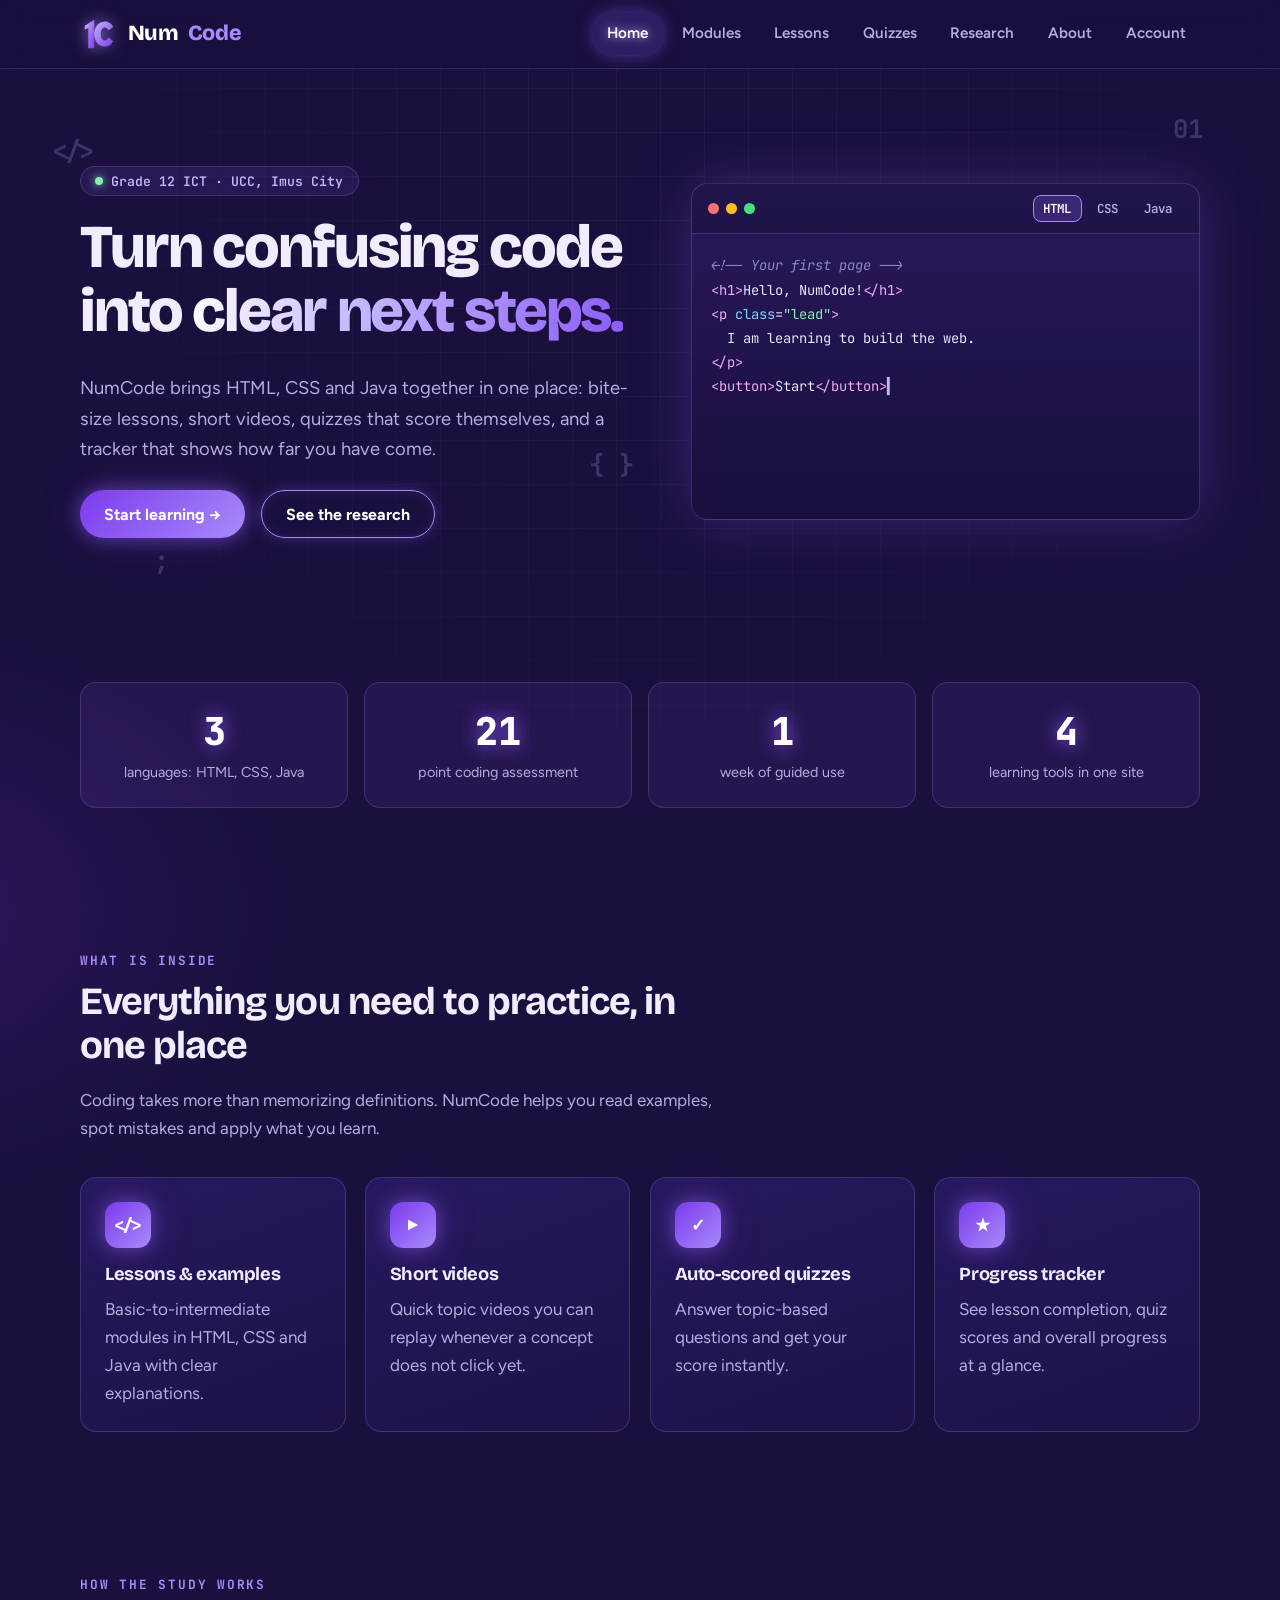
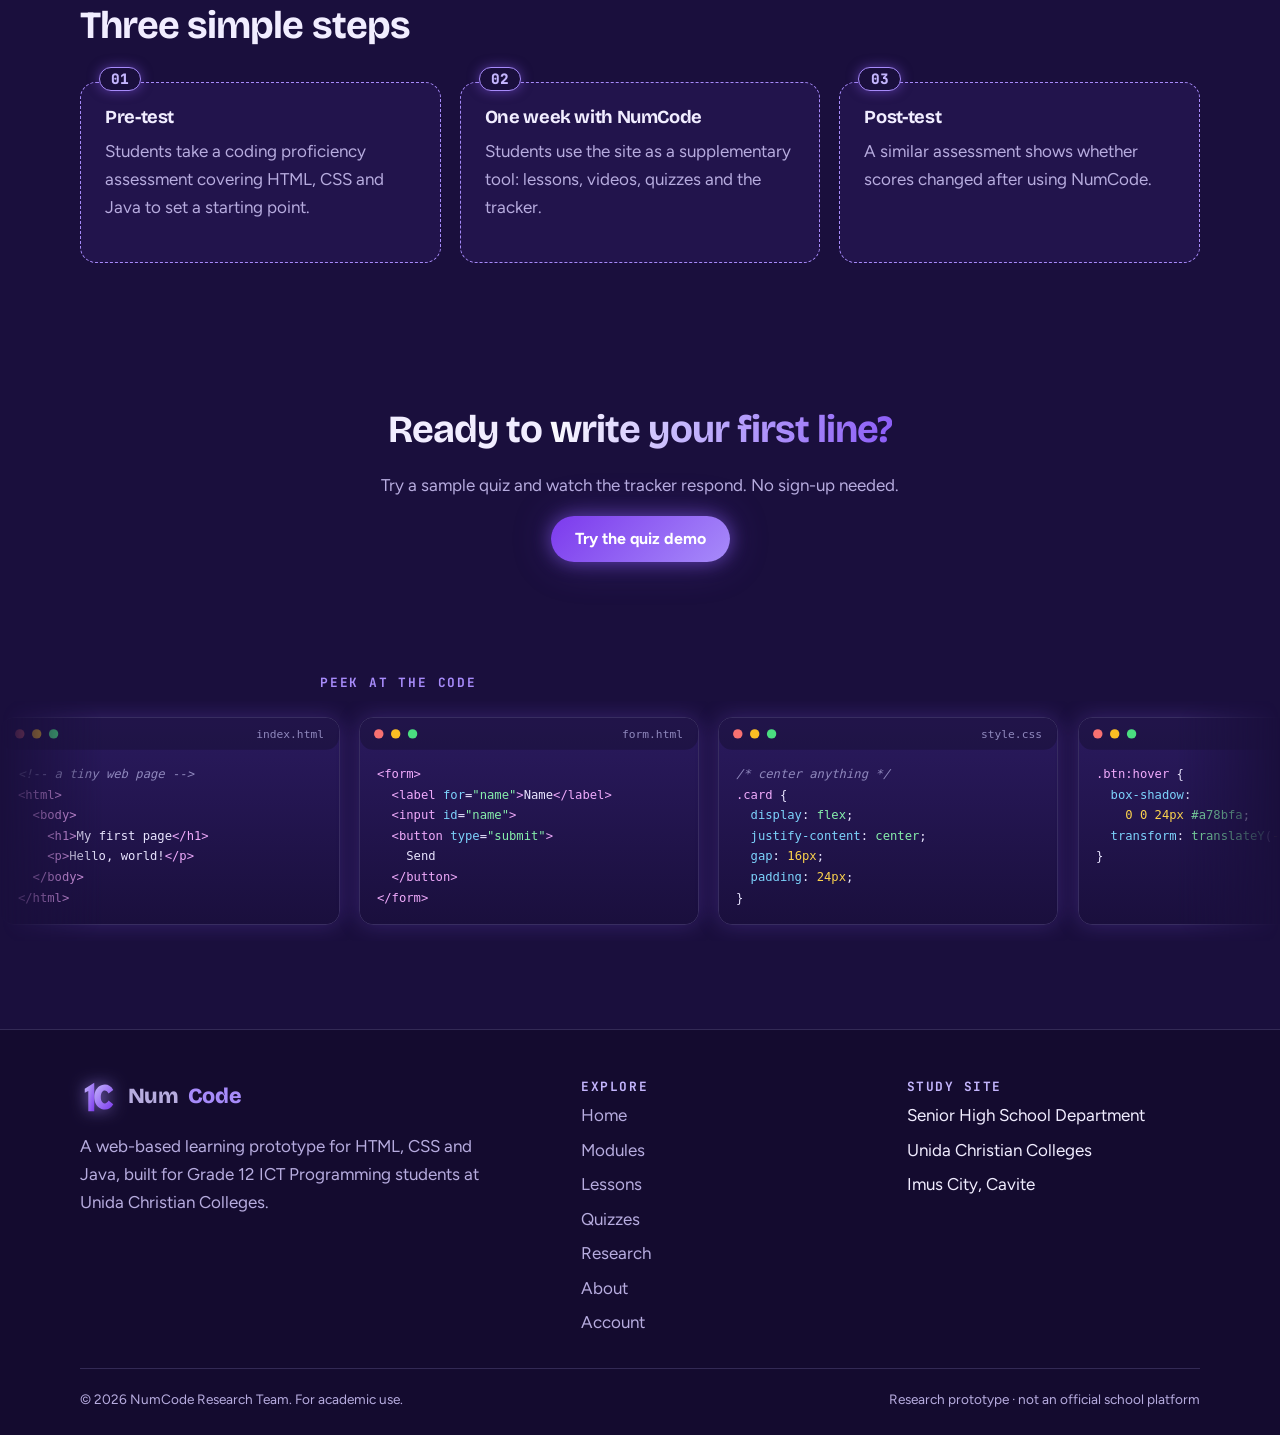
<file: index.html>
<!DOCTYPE html>
<html lang="en">
<head>
<meta charset="utf-8">
<meta name="viewport" content="width=device-width, initial-scale=1">
<title>NumCode — Learn HTML, CSS & Java</title>
<meta name="description" content="NumCode is a web-based learning prototype for HTML, CSS and Java: lessons, short videos, auto-scored quizzes and a progress tracker.">
<meta name="theme-color" content="#1a0f3d">
<link rel="icon" href="assets/logo.svg" type="image/svg+xml">
<link rel="preconnect" href="https://fonts.googleapis.com"><link rel="preconnect" href="https://fonts.gstatic.com" crossorigin><link rel="stylesheet" href="https://fonts.googleapis.com/css2?family=Bricolage+Grotesque:opsz,wght@12..96,500;12..96,700;12..96,800&family=Figtree:wght@400;500;700&family=JetBrains+Mono:wght@400;500&display=swap"><link rel="stylesheet" href="styles.css">
<script src="script.js" defer></script>
</head>
<body>
<a class="skip" href="#main">Skip to content</a>
<header class="site-header">
  <div class="wrap nav">
    <a class="brand" href="index.html" aria-label="NumCode home"><img src="assets/logo.svg" alt="" width="38" height="38">Num<span>Code</span></a>
    <button class="burger" aria-label="Toggle menu" aria-expanded="false" aria-controls="menu"><span></span></button>
    <ul class="nav-links" id="menu"><li><a href="index.html" aria-current="page">Home</a></li><li><a href="modules.html">Modules</a></li><li><a href="lessons.html">Lessons</a></li><li><a href="quiz.html">Quizzes</a></li><li><a href="research.html">Research</a></li><li><a href="about.html">About</a></li><li><a href="account.html">Account</a></li></ul>
  </div>
</header>
<main id="main">

<section class="hero">
  <span class="float-sym" aria-hidden="true">&lt;/&gt;</span><span class="float-sym" aria-hidden="true">{ }</span><span class="float-sym" aria-hidden="true">01</span><span class="float-sym" aria-hidden="true">;</span>
  <div class="wrap">
    <div>
      <span class="eyebrow"><i></i> Grade 12 ICT &middot; UCC, Imus City</span>
      <h1>Turn confusing code into <span class="grad">clear next steps.</span></h1>
      <p class="lead">NumCode brings HTML, CSS and Java together in one place: bite-size lessons, short videos, quizzes that score themselves, and a tracker that shows how far you have come.</p>
      <div class="cta-row">
        <a class="btn pulse" href="modules.html">Start learning &rarr;</a>
        <a class="btn btn-ghost" href="research.html">See the research</a>
      </div>
    </div>
    <div class="code-win reveal" aria-label="Animated code examples">
      <div class="code-bar"><i></i><i></i><i></i>
        <div class="tabs" role="tablist">
          <button class="tab" role="tab" data-lang="html" aria-selected="true">HTML</button>
          <button class="tab" role="tab" data-lang="css" aria-selected="false">CSS</button>
          <button class="tab" role="tab" data-lang="java" aria-selected="false">Java</button>
        </div>
      </div>
      <pre class="code" id="code"><span class="ln" style="animation-delay:0s">&lt;h1&gt;Hello, NumCode!&lt;/h1&gt;</span></pre>
    </div>
  </div>
</section>

<section>
  <div class="wrap stats reveal">
    <div class="stat"><b>3</b><span>languages: HTML, CSS, Java</span></div>
    <div class="stat"><b>21</b><span>point coding assessment</span></div>
    <div class="stat"><b>1</b><span>week of guided use</span></div>
    <div class="stat"><b>4</b><span>learning tools in one site</span></div>
  </div>
</section>

<section>
  <div class="wrap">
    <div class="section-head reveal"><p class="kicker">What is inside</p><h2>Everything you need to practice, in one place</h2><p>Coding takes more than memorizing definitions. NumCode helps you read examples, spot mistakes and apply what you learn.</p></div>
    <div class="grid g4">
      <article class="card reveal"><div class="icon">&lt;/&gt;</div><h3>Lessons &amp; examples</h3><p>Basic-to-intermediate modules in HTML, CSS and Java with clear explanations.</p></article>
      <article class="card reveal"><div class="icon">&#9654;</div><h3>Short videos</h3><p>Quick topic videos you can replay whenever a concept does not click yet.</p></article>
      <article class="card reveal"><div class="icon">&#10003;</div><h3>Auto-scored quizzes</h3><p>Answer topic-based questions and get your score instantly.</p></article>
      <article class="card reveal"><div class="icon">&#9733;</div><h3>Progress tracker</h3><p>See lesson completion, quiz scores and overall progress at a glance.</p></article>
    </div>
  </div>
</section>

<section>
  <div class="wrap">
    <div class="section-head reveal"><p class="kicker">How the study works</p><h2>Three simple steps</h2></div>
    <div class="steps">
      <div class="step reveal"><h3>Pre-test</h3><p>Students take a coding proficiency assessment covering HTML, CSS and Java to set a starting point.</p></div>
      <div class="step reveal"><h3>One week with NumCode</h3><p>Students use the site as a supplementary tool: lessons, videos, quizzes and the tracker.</p></div>
      <div class="step reveal"><h3>Post-test</h3><p>A similar assessment shows whether scores changed after using NumCode.</p></div>
    </div>
  </div>
</section>

<section>
  <div class="wrap reveal" style="text-align:center">
    <h2>Ready to <span class="grad">write your first line?</span></h2>
    <p style="margin-inline:auto;max-width:52ch">Try a sample quiz and watch the tracker respond. No sign-up needed.</p>
    <a class="btn pulse" href="modules.html#demo">Try the quiz demo</a>
  </div>
</section>

<section class="marquee-sec" aria-label="Code examples">
  <div class="wrap section-head" style="margin-bottom:.5rem"><p class="kicker">Peek at the code</p></div>
  <div class="marquee"><div class="track"><img src="assets/snippets/html-page.svg" alt="index.html code example" width="360" height="220" loading="lazy" decoding="async"><img src="assets/snippets/html-form.svg" alt="form.html code example" width="360" height="220" loading="lazy" decoding="async"><img src="assets/snippets/css-flex.svg" alt="style.css code example" width="360" height="220" loading="lazy" decoding="async"><img src="assets/snippets/css-glow.svg" alt="glow.css code example" width="360" height="220" loading="lazy" decoding="async"><img src="assets/snippets/java-hello.svg" alt="Main.java code example" width="360" height="220" loading="lazy" decoding="async"><img src="assets/snippets/java-loop.svg" alt="Loop.java code example" width="360" height="220" loading="lazy" decoding="async"></div></div>
</section>
</main>
<footer class="site-footer">
  <div class="wrap">
    <div class="foot">
      <div>
        <a class="brand" href="index.html"><img src="assets/logo.svg" alt="" width="38" height="38">Num<span>Code</span></a>
        <p style="margin-top:1rem;max-width:38ch">A web-based learning prototype for HTML, CSS and Java, built for Grade 12 ICT Programming students at Unida Christian Colleges.</p>
      </div>
      <div><h3>Explore</h3><ul><li><a href="index.html">Home</a></li><li><a href="modules.html">Modules</a></li><li><a href="lessons.html">Lessons</a></li><li><a href="quiz.html">Quizzes</a></li><li><a href="research.html">Research</a></li><li><a href="about.html">About</a></li><li><a href="account.html">Account</a></li></ul></div>
      <div><h3>Study site</h3><ul><li>Senior High School Department</li><li>Unida Christian Colleges</li><li>Imus City, Cavite</li></ul></div>
    </div>
    <div class="copy"><span>&copy; <span id="year">2026</span> NumCode Research Team. For academic use.</span><span>Research prototype &middot; not an official school platform</span></div>
  </div>
</footer>
</body>
</html>
</file>
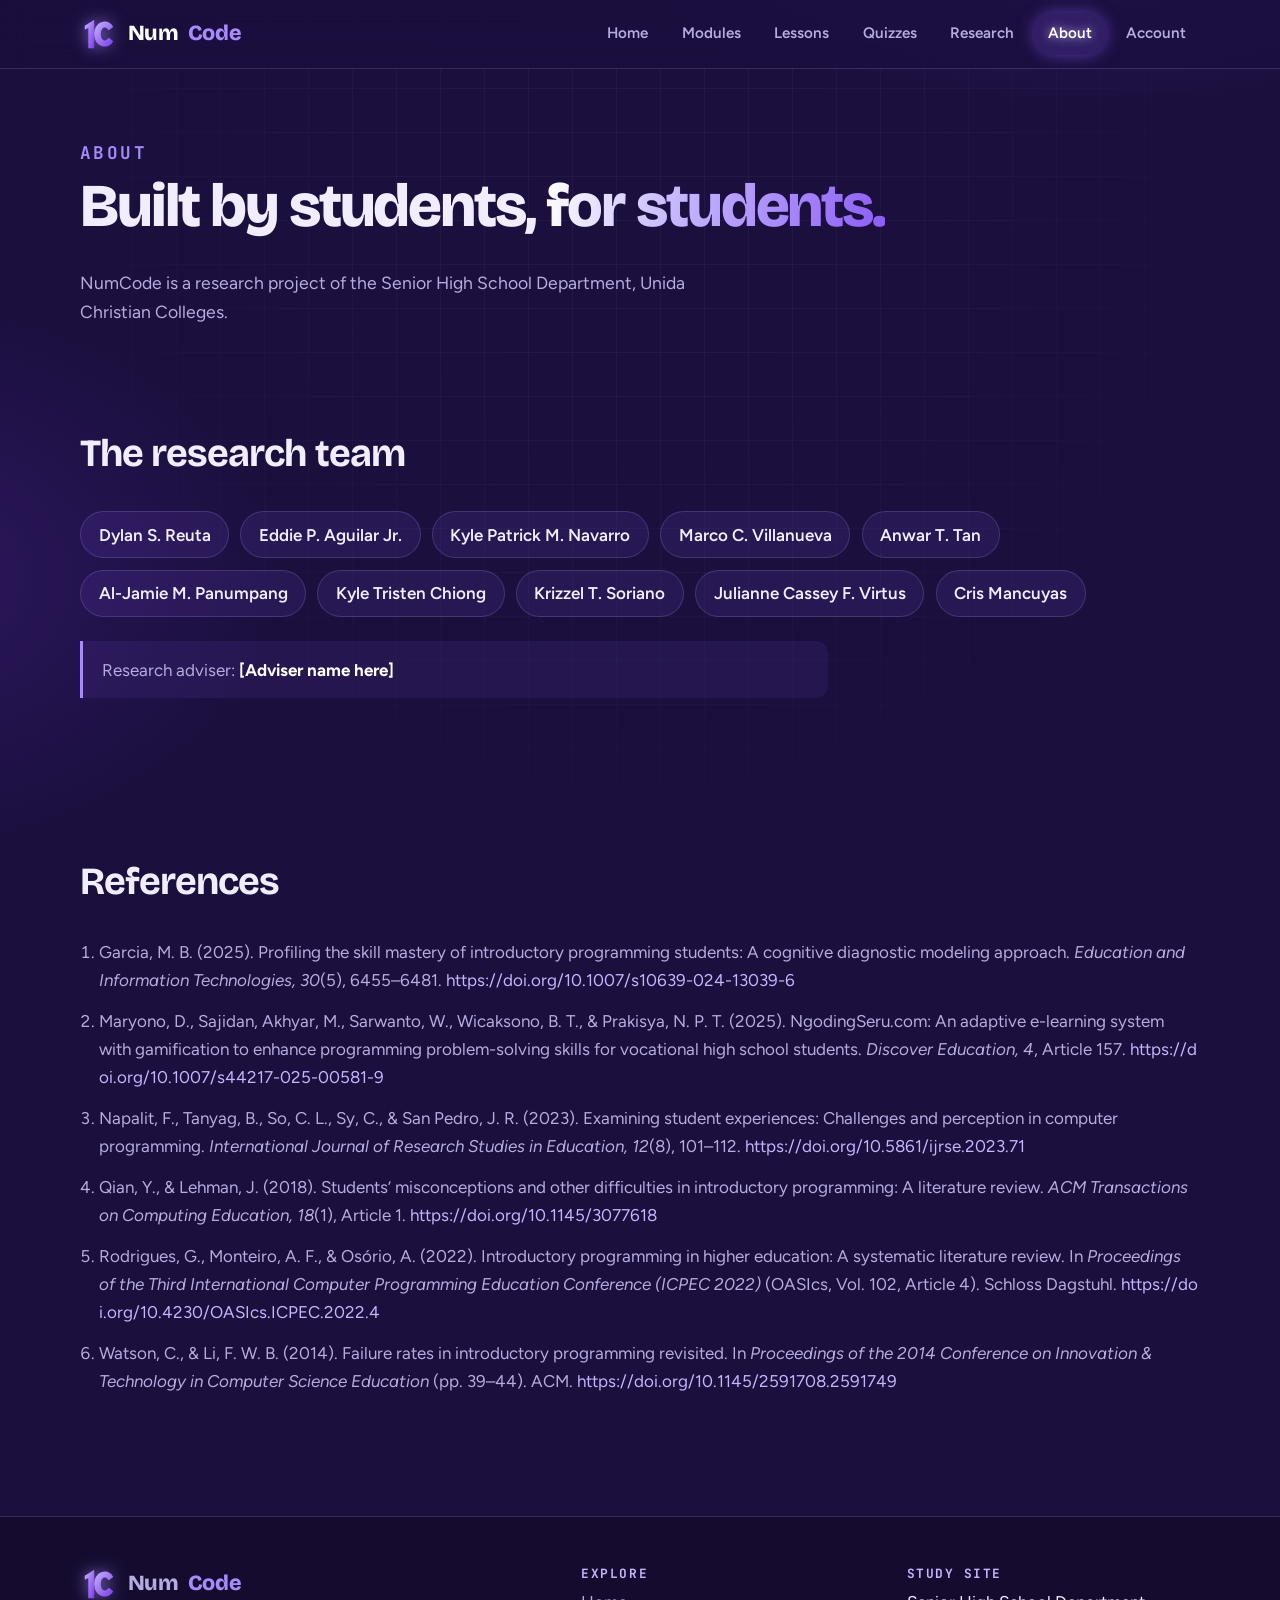
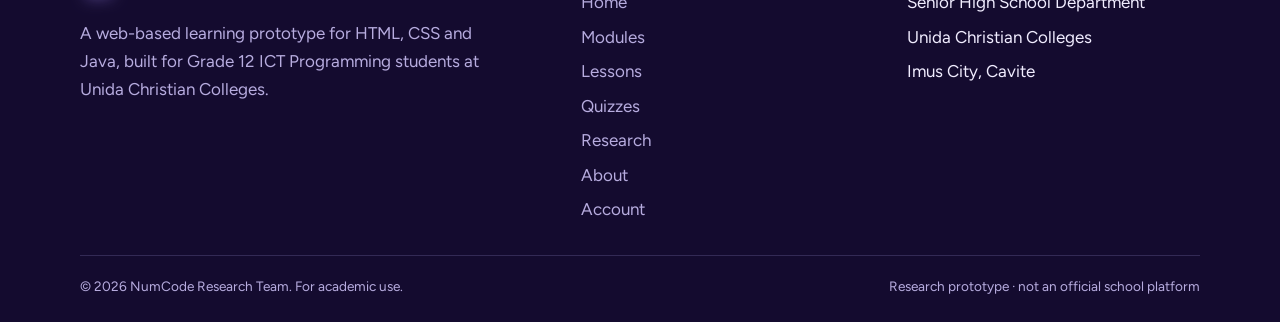
<file: about.html>
<!DOCTYPE html>
<html lang="en">
<head>
<meta charset="utf-8">
<meta name="viewport" content="width=device-width, initial-scale=1">
<title>About — NumCode</title>
<meta name="description" content="Meet the NumCode research team and see the references behind the study.">
<meta name="theme-color" content="#1a0f3d">
<link rel="icon" href="assets/logo.svg" type="image/svg+xml">
<link rel="preconnect" href="https://fonts.googleapis.com"><link rel="preconnect" href="https://fonts.gstatic.com" crossorigin><link rel="stylesheet" href="https://fonts.googleapis.com/css2?family=Bricolage+Grotesque:opsz,wght@12..96,500;12..96,700;12..96,800&family=Figtree:wght@400;500;700&family=JetBrains+Mono:wght@400;500&display=swap"><link rel="stylesheet" href="styles.css">
<script src="script.js" defer></script>
</head>
<body>
<a class="skip" href="#main">Skip to content</a>
<header class="site-header">
  <div class="wrap nav">
    <a class="brand" href="index.html" aria-label="NumCode home"><img src="assets/logo.svg" alt="" width="38" height="38">Num<span>Code</span></a>
    <button class="burger" aria-label="Toggle menu" aria-expanded="false" aria-controls="menu"><span></span></button>
    <ul class="nav-links" id="menu"><li><a href="index.html">Home</a></li><li><a href="modules.html">Modules</a></li><li><a href="lessons.html">Lessons</a></li><li><a href="quiz.html">Quizzes</a></li><li><a href="research.html">Research</a></li><li><a href="about.html" aria-current="page">About</a></li><li><a href="account.html">Account</a></li></ul>
  </div>
</header>
<main id="main">

<div class="wrap page-hero reveal">
  <p class="kicker">About</p>
  <h1>Built by students, <span class="grad">for students.</span></h1>
  <p>NumCode is a research project of the Senior High School Department, Unida Christian Colleges.</p>
</div>

<section>
  <div class="wrap">
    <div class="section-head reveal"><h2>The research team</h2></div>
    <ul class="people reveal">
      <li>Dylan S. Reuta</li><li>Eddie P. Aguilar Jr.</li><li>Kyle Patrick M. Navarro</li><li>Marco C. Villanueva</li><li>Anwar T. Tan</li>
      <li>Al-Jamie M. Panumpang</li><li>Kyle Tristen Chiong</li><li>Krizzel T. Soriano</li><li>Julianne Cassey F. Virtus</li><li>Cris Mancuyas</li>
    </ul>
    <p class="note reveal" style="margin-top:1.5rem">Research adviser: <b style="color:#fff">[Adviser name here]</b></p>
  </div>
</section>

<section>
  <div class="wrap">
    <div class="section-head reveal"><h2>References</h2></div>
    <ol class="refs reveal">
      <li>Garcia, M. B. (2025). Profiling the skill mastery of introductory programming students: A cognitive diagnostic modeling approach. <i>Education and Information Technologies, 30</i>(5), 6455&ndash;6481. <a href="https://doi.org/10.1007/s10639-024-13039-6">https://doi.org/10.1007/s10639-024-13039-6</a></li>
      <li>Maryono, D., Sajidan, Akhyar, M., Sarwanto, W., Wicaksono, B. T., &amp; Prakisya, N. P. T. (2025). NgodingSeru.com: An adaptive e-learning system with gamification to enhance programming problem-solving skills for vocational high school students. <i>Discover Education, 4</i>, Article 157. <a href="https://doi.org/10.1007/s44217-025-00581-9">https://doi.org/10.1007/s44217-025-00581-9</a></li>
      <li>Napalit, F., Tanyag, B., So, C. L., Sy, C., &amp; San Pedro, J. R. (2023). Examining student experiences: Challenges and perception in computer programming. <i>International Journal of Research Studies in Education, 12</i>(8), 101&ndash;112. <a href="https://doi.org/10.5861/ijrse.2023.71">https://doi.org/10.5861/ijrse.2023.71</a></li>
      <li>Qian, Y., &amp; Lehman, J. (2018). Students&rsquo; misconceptions and other difficulties in introductory programming: A literature review. <i>ACM Transactions on Computing Education, 18</i>(1), Article 1. <a href="https://doi.org/10.1145/3077618">https://doi.org/10.1145/3077618</a></li>
      <li>Rodrigues, G., Monteiro, A. F., &amp; Os&oacute;rio, A. (2022). Introductory programming in higher education: A systematic literature review. In <i>Proceedings of the Third International Computer Programming Education Conference (ICPEC 2022)</i> (OASIcs, Vol. 102, Article 4). Schloss Dagstuhl. <a href="https://doi.org/10.4230/OASIcs.ICPEC.2022.4">https://doi.org/10.4230/OASIcs.ICPEC.2022.4</a></li>
      <li>Watson, C., &amp; Li, F. W. B. (2014). Failure rates in introductory programming revisited. In <i>Proceedings of the 2014 Conference on Innovation &amp; Technology in Computer Science Education</i> (pp. 39&ndash;44). ACM. <a href="https://doi.org/10.1145/2591708.2591749">https://doi.org/10.1145/2591708.2591749</a></li>
    </ol>
  </div>
</section>
</main>
<footer class="site-footer">
  <div class="wrap">
    <div class="foot">
      <div>
        <a class="brand" href="index.html"><img src="assets/logo.svg" alt="" width="38" height="38">Num<span>Code</span></a>
        <p style="margin-top:1rem;max-width:38ch">A web-based learning prototype for HTML, CSS and Java, built for Grade 12 ICT Programming students at Unida Christian Colleges.</p>
      </div>
      <div><h3>Explore</h3><ul><li><a href="index.html">Home</a></li><li><a href="modules.html">Modules</a></li><li><a href="lessons.html">Lessons</a></li><li><a href="quiz.html">Quizzes</a></li><li><a href="research.html">Research</a></li><li><a href="about.html">About</a></li><li><a href="account.html">Account</a></li></ul></div>
      <div><h3>Study site</h3><ul><li>Senior High School Department</li><li>Unida Christian Colleges</li><li>Imus City, Cavite</li></ul></div>
    </div>
    <div class="copy"><span>&copy; <span id="year">2026</span> NumCode Research Team. For academic use.</span><span>Research prototype &middot; not an official school platform</span></div>
  </div>
</footer>
</body>
</html>
</file>
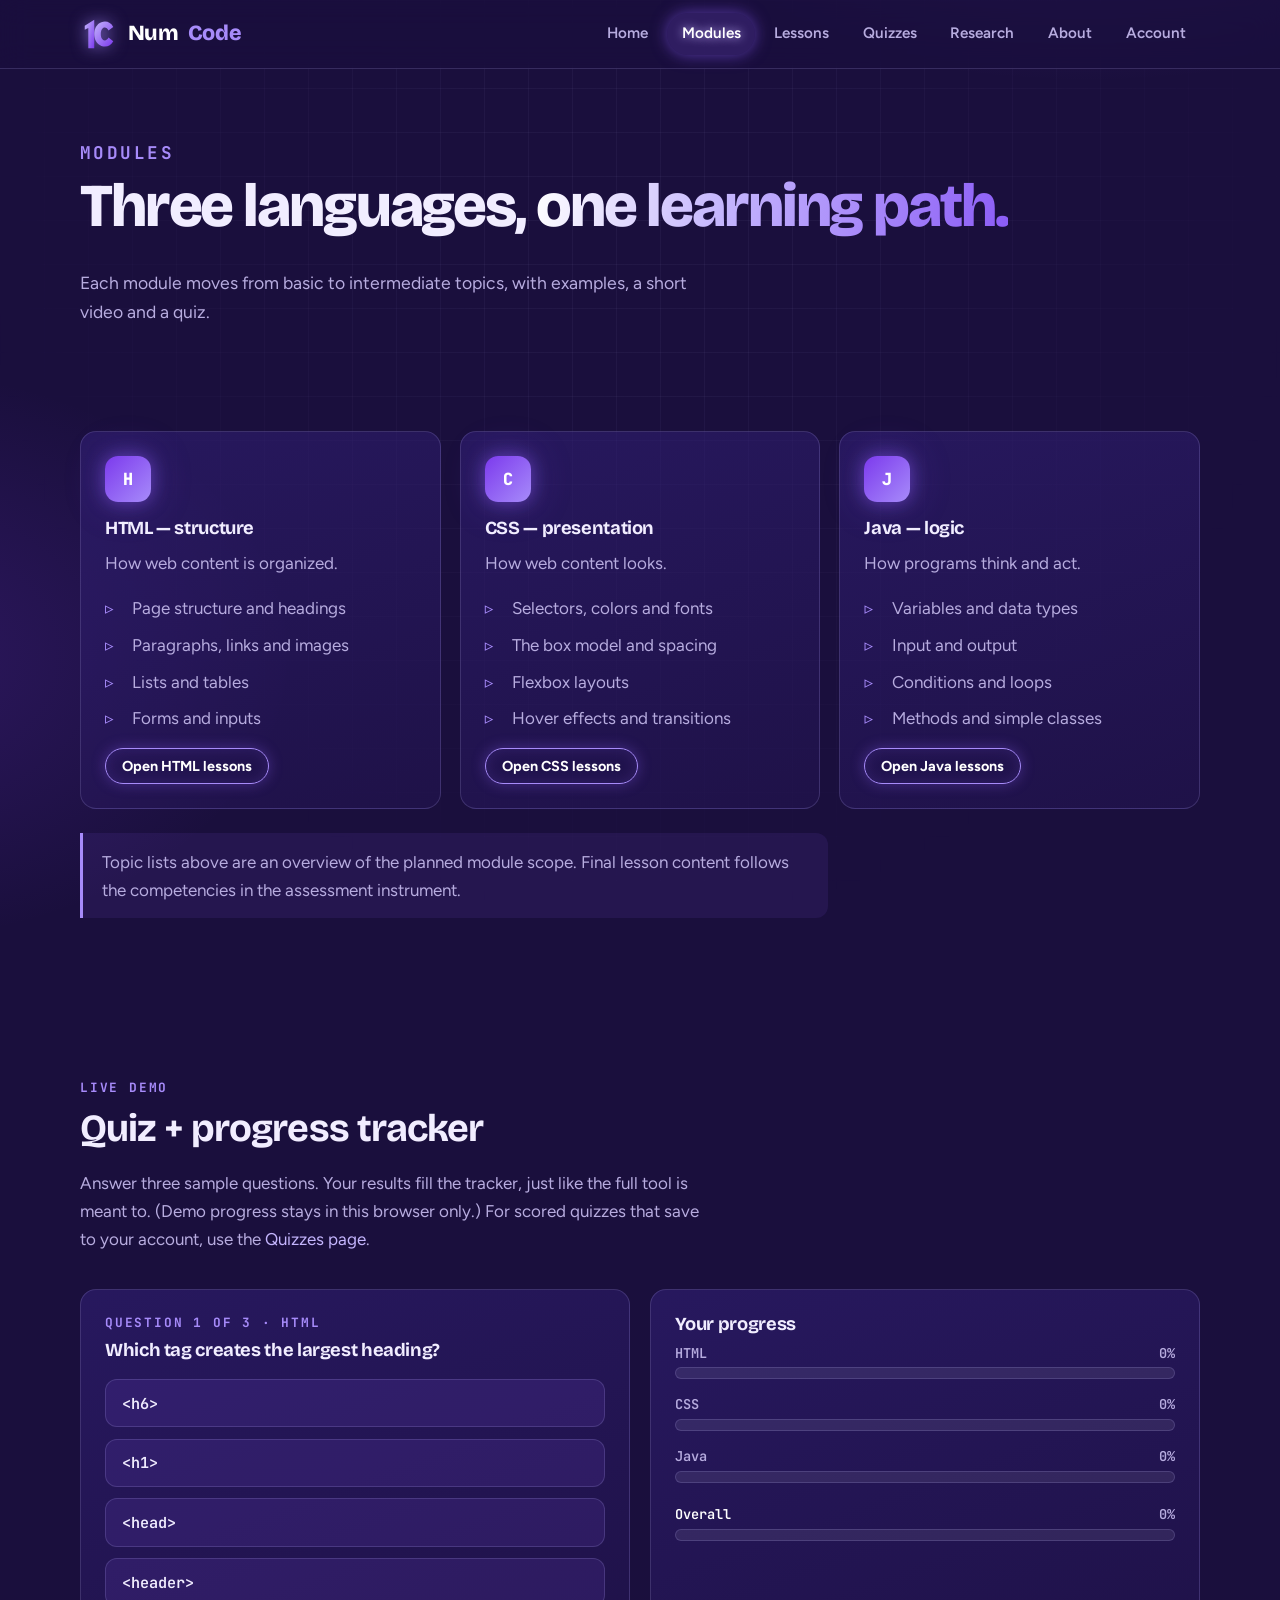
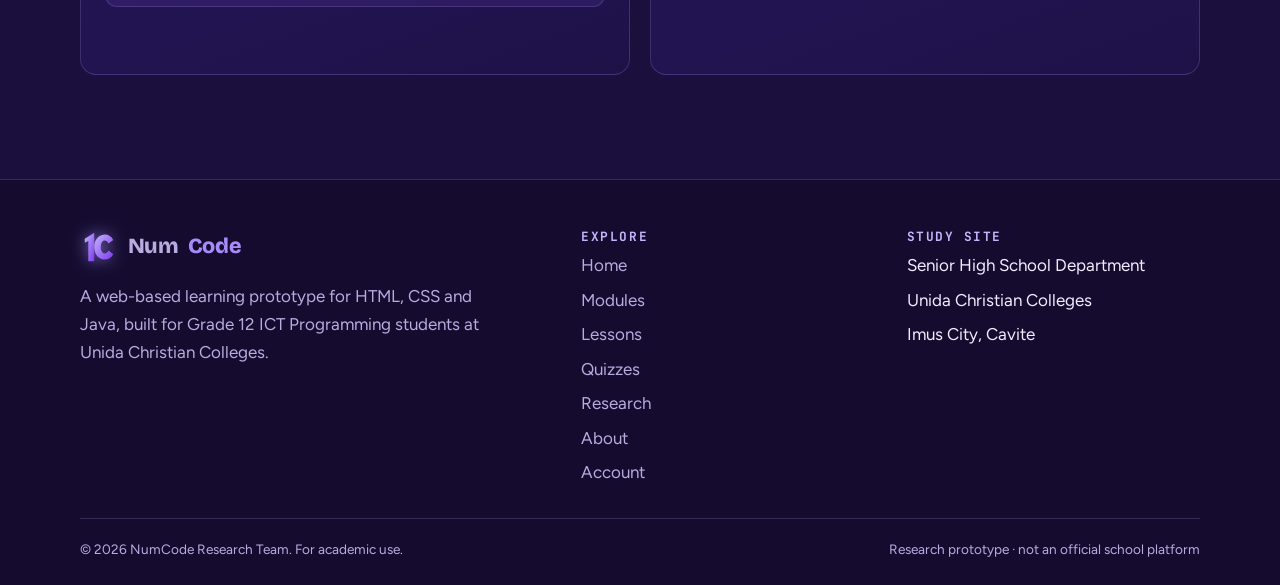
<file: modules.html>
<!DOCTYPE html>
<html lang="en">
<head>
<meta charset="utf-8">
<meta name="viewport" content="width=device-width, initial-scale=1">
<title>Modules — NumCode</title>
<meta name="description" content="Explore NumCode's HTML, CSS and Java modules and try the sample quiz with an auto-updating progress tracker.">
<meta name="theme-color" content="#1a0f3d">
<link rel="icon" href="assets/logo.svg" type="image/svg+xml">
<link rel="preconnect" href="https://fonts.googleapis.com"><link rel="preconnect" href="https://fonts.gstatic.com" crossorigin><link rel="stylesheet" href="https://fonts.googleapis.com/css2?family=Bricolage+Grotesque:opsz,wght@12..96,500;12..96,700;12..96,800&family=Figtree:wght@400;500;700&family=JetBrains+Mono:wght@400;500&display=swap"><link rel="stylesheet" href="styles.css">
<script src="script.js" defer></script>
</head>
<body>
<a class="skip" href="#main">Skip to content</a>
<header class="site-header">
  <div class="wrap nav">
    <a class="brand" href="index.html" aria-label="NumCode home"><img src="assets/logo.svg" alt="" width="38" height="38">Num<span>Code</span></a>
    <button class="burger" aria-label="Toggle menu" aria-expanded="false" aria-controls="menu"><span></span></button>
    <ul class="nav-links" id="menu"><li><a href="index.html">Home</a></li><li><a href="modules.html" aria-current="page">Modules</a></li><li><a href="lessons.html">Lessons</a></li><li><a href="quiz.html">Quizzes</a></li><li><a href="research.html">Research</a></li><li><a href="about.html">About</a></li><li><a href="account.html">Account</a></li></ul>
  </div>
</header>
<main id="main">

<div class="wrap page-hero reveal">
  <p class="kicker">Modules</p>
  <h1>Three languages, <span class="grad">one learning path.</span></h1>
  <p>Each module moves from basic to intermediate topics, with examples, a short video and a quiz.</p>
</div>

<section>
  <div class="wrap grid g3">
    <article class="card reveal"><div class="icon">H</div><h3>HTML — structure</h3><p>How web content is organized.</p>
      <ul class="checks"><li>Page structure and headings</li><li>Paragraphs, links and images</li><li>Lists and tables</li><li>Forms and inputs</li></ul><a class="btn btn-ghost sm" style="margin-top:1rem" href="lessons.html#html">Open HTML lessons</a></article>
    <article class="card reveal"><div class="icon">C</div><h3>CSS — presentation</h3><p>How web content looks.</p>
      <ul class="checks"><li>Selectors, colors and fonts</li><li>The box model and spacing</li><li>Flexbox layouts</li><li>Hover effects and transitions</li></ul><a class="btn btn-ghost sm" style="margin-top:1rem" href="lessons.html#css">Open CSS lessons</a></article>
    <article class="card reveal"><div class="icon">J</div><h3>Java — logic</h3><p>How programs think and act.</p>
      <ul class="checks"><li>Variables and data types</li><li>Input and output</li><li>Conditions and loops</li><li>Methods and simple classes</li></ul><a class="btn btn-ghost sm" style="margin-top:1rem" href="lessons.html#java">Open Java lessons</a></article>
  </div>
  <div class="wrap" style="margin-top:1.5rem"><p class="note">Topic lists above are an overview of the planned module scope. Final lesson content follows the competencies in the assessment instrument.</p></div>
</section>

<section id="demo">
  <div class="wrap">
    <div class="section-head reveal"><p class="kicker">Live demo</p><h2>Quiz + progress tracker</h2><p>Answer three sample questions. Your results fill the tracker, just like the full tool is meant to. (Demo progress stays in this browser only.) For scored quizzes that save to your account, use the <a href="quiz.html">Quizzes page</a>.</p></div>
    <div class="grid g2">
      <div class="card quiz reveal" id="quiz"><p class="kicker" id="quiz-step">Question 1</p><div id="quiz-body"></div></div>
      <div class="card reveal">
        <h3>Your progress</h3>
        <div class="track-row"><div><span>HTML</span><span id="pct-html">0%</span></div><div class="bar"><i id="bar-html"></i></div></div>
        <div class="track-row"><div><span>CSS</span><span id="pct-css">0%</span></div><div class="bar"><i id="bar-css"></i></div></div>
        <div class="track-row"><div><span>Java</span><span id="pct-java">0%</span></div><div class="bar"><i id="bar-java"></i></div></div>
        <div class="track-row" style="margin-top:1.4rem"><div><span style="color:#fff">Overall</span><span id="pct-all">0%</span></div><div class="bar"><i id="bar-all"></i></div></div>
      </div>
    </div>
  </div>
</section>
</main>
<footer class="site-footer">
  <div class="wrap">
    <div class="foot">
      <div>
        <a class="brand" href="index.html"><img src="assets/logo.svg" alt="" width="38" height="38">Num<span>Code</span></a>
        <p style="margin-top:1rem;max-width:38ch">A web-based learning prototype for HTML, CSS and Java, built for Grade 12 ICT Programming students at Unida Christian Colleges.</p>
      </div>
      <div><h3>Explore</h3><ul><li><a href="index.html">Home</a></li><li><a href="modules.html">Modules</a></li><li><a href="lessons.html">Lessons</a></li><li><a href="quiz.html">Quizzes</a></li><li><a href="research.html">Research</a></li><li><a href="about.html">About</a></li><li><a href="account.html">Account</a></li></ul></div>
      <div><h3>Study site</h3><ul><li>Senior High School Department</li><li>Unida Christian Colleges</li><li>Imus City, Cavite</li></ul></div>
    </div>
    <div class="copy"><span>&copy; <span id="year">2026</span> NumCode Research Team. For academic use.</span><span>Research prototype &middot; not an official school platform</span></div>
  </div>
</footer>
</body>
</html>
</file>
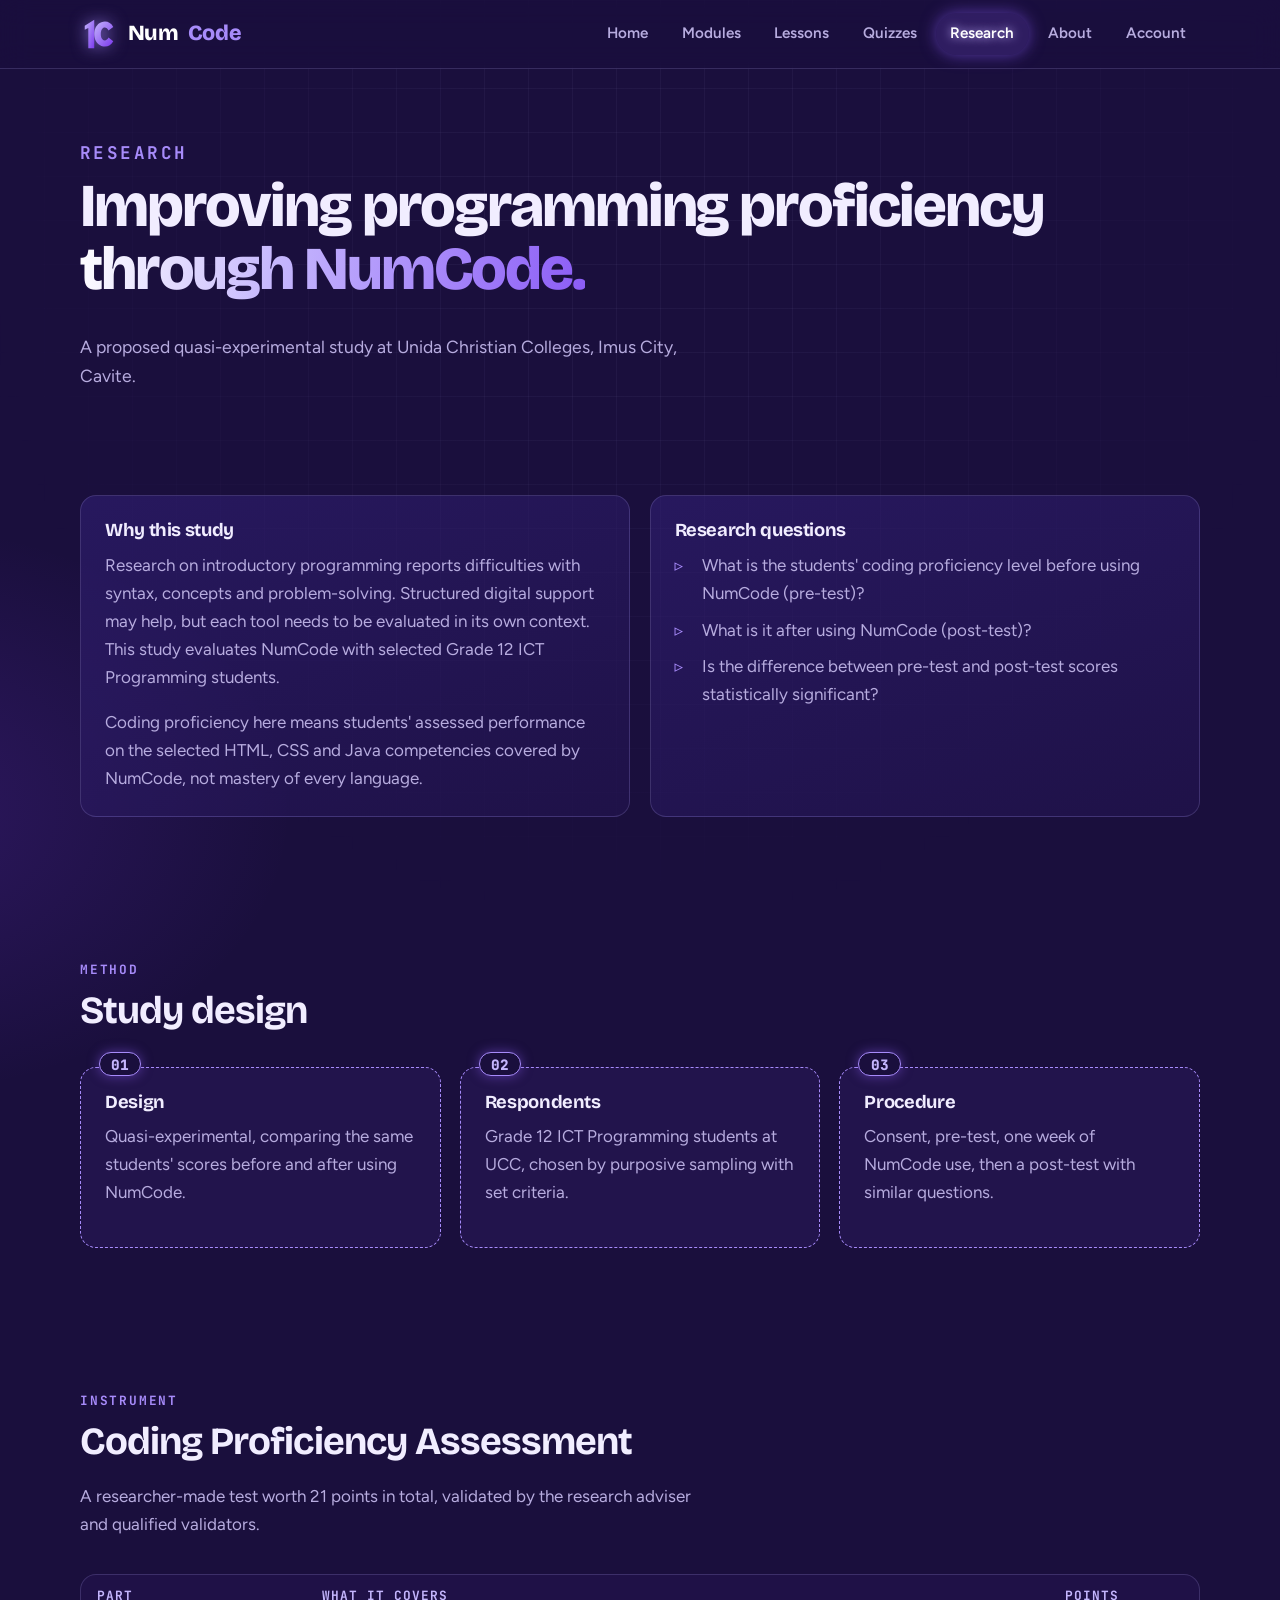
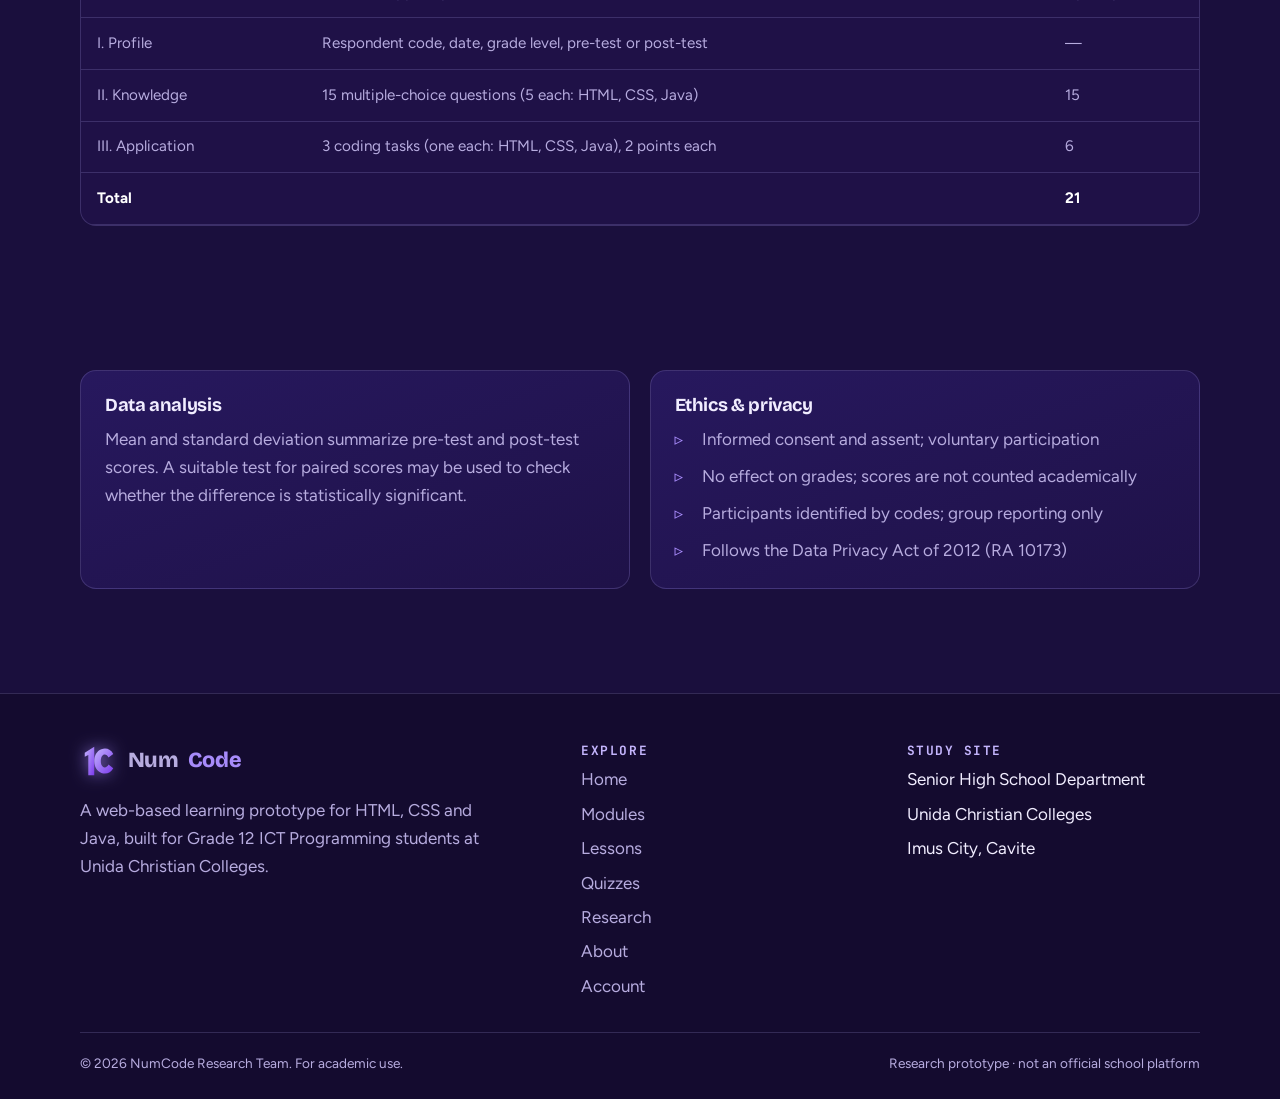
<file: research.html>
<!DOCTYPE html>
<html lang="en">
<head>
<meta charset="utf-8">
<meta name="viewport" content="width=device-width, initial-scale=1">
<title>Research — NumCode</title>
<meta name="description" content="The study behind NumCode: problem, design, instrument, procedure, ethics and data analysis.">
<meta name="theme-color" content="#1a0f3d">
<link rel="icon" href="assets/logo.svg" type="image/svg+xml">
<link rel="preconnect" href="https://fonts.googleapis.com"><link rel="preconnect" href="https://fonts.gstatic.com" crossorigin><link rel="stylesheet" href="https://fonts.googleapis.com/css2?family=Bricolage+Grotesque:opsz,wght@12..96,500;12..96,700;12..96,800&family=Figtree:wght@400;500;700&family=JetBrains+Mono:wght@400;500&display=swap"><link rel="stylesheet" href="styles.css">
<script src="script.js" defer></script>
</head>
<body>
<a class="skip" href="#main">Skip to content</a>
<header class="site-header">
  <div class="wrap nav">
    <a class="brand" href="index.html" aria-label="NumCode home"><img src="assets/logo.svg" alt="" width="38" height="38">Num<span>Code</span></a>
    <button class="burger" aria-label="Toggle menu" aria-expanded="false" aria-controls="menu"><span></span></button>
    <ul class="nav-links" id="menu"><li><a href="index.html">Home</a></li><li><a href="modules.html">Modules</a></li><li><a href="lessons.html">Lessons</a></li><li><a href="quiz.html">Quizzes</a></li><li><a href="research.html" aria-current="page">Research</a></li><li><a href="about.html">About</a></li><li><a href="account.html">Account</a></li></ul>
  </div>
</header>
<main id="main">

<div class="wrap page-hero reveal">
  <p class="kicker">Research</p>
  <h1>Improving programming proficiency <span class="grad">through NumCode.</span></h1>
  <p>A proposed quasi-experimental study at Unida Christian Colleges, Imus City, Cavite.</p>
</div>

<section>
  <div class="wrap grid g2">
    <article class="card reveal"><h3>Why this study</h3>
      <p>Research on introductory programming reports difficulties with syntax, concepts and problem-solving. Structured digital support may help, but each tool needs to be evaluated in its own context. This study evaluates NumCode with selected Grade 12 ICT Programming students.</p>
      <p>Coding proficiency here means students' assessed performance on the selected HTML, CSS and Java competencies covered by NumCode, not mastery of every language.</p></article>
    <article class="card reveal"><h3>Research questions</h3>
      <ol class="checks" style="list-style:none">
        <li>What is the students' coding proficiency level before using NumCode (pre-test)?</li>
        <li>What is it after using NumCode (post-test)?</li>
        <li>Is the difference between pre-test and post-test scores statistically significant?</li></ol></article>
  </div>
</section>

<section>
  <div class="wrap">
    <div class="section-head reveal"><p class="kicker">Method</p><h2>Study design</h2></div>
    <div class="steps">
      <div class="step reveal"><h3>Design</h3><p>Quasi-experimental, comparing the same students' scores before and after using NumCode.</p></div>
      <div class="step reveal"><h3>Respondents</h3><p>Grade 12 ICT Programming students at UCC, chosen by purposive sampling with set criteria.</p></div>
      <div class="step reveal"><h3>Procedure</h3><p>Consent, pre-test, one week of NumCode use, then a post-test with similar questions.</p></div>
    </div>
  </div>
</section>

<section>
  <div class="wrap">
    <div class="section-head reveal"><p class="kicker">Instrument</p><h2>Coding Proficiency Assessment</h2><p>A researcher-made test worth 21 points in total, validated by the research adviser and qualified validators.</p></div>
    <div class="table-wrap reveal"><table>
      <thead><tr><th>Part</th><th>What it covers</th><th>Points</th></tr></thead>
      <tbody>
        <tr><td>I. Profile</td><td>Respondent code, date, grade level, pre-test or post-test</td><td>&mdash;</td></tr>
        <tr><td>II. Knowledge</td><td>15 multiple-choice questions (5 each: HTML, CSS, Java)</td><td>15</td></tr>
        <tr><td>III. Application</td><td>3 coding tasks (one each: HTML, CSS, Java), 2 points each</td><td>6</td></tr>
        <tr><td><b style="color:#fff">Total</b></td><td></td><td><b style="color:#fff">21</b></td></tr>
      </tbody></table></div>
  </div>
</section>

<section>
  <div class="wrap grid g2">
    <article class="card reveal"><h3>Data analysis</h3><p>Mean and standard deviation summarize pre-test and post-test scores. A suitable test for paired scores may be used to check whether the difference is statistically significant.</p></article>
    <article class="card reveal"><h3>Ethics &amp; privacy</h3>
      <ul class="checks"><li>Informed consent and assent; voluntary participation</li><li>No effect on grades; scores are not counted academically</li><li>Participants identified by codes; group reporting only</li><li>Follows the Data Privacy Act of 2012 (RA 10173)</li></ul></article>
  </div>
</section>
</main>
<footer class="site-footer">
  <div class="wrap">
    <div class="foot">
      <div>
        <a class="brand" href="index.html"><img src="assets/logo.svg" alt="" width="38" height="38">Num<span>Code</span></a>
        <p style="margin-top:1rem;max-width:38ch">A web-based learning prototype for HTML, CSS and Java, built for Grade 12 ICT Programming students at Unida Christian Colleges.</p>
      </div>
      <div><h3>Explore</h3><ul><li><a href="index.html">Home</a></li><li><a href="modules.html">Modules</a></li><li><a href="lessons.html">Lessons</a></li><li><a href="quiz.html">Quizzes</a></li><li><a href="research.html">Research</a></li><li><a href="about.html">About</a></li><li><a href="account.html">Account</a></li></ul></div>
      <div><h3>Study site</h3><ul><li>Senior High School Department</li><li>Unida Christian Colleges</li><li>Imus City, Cavite</li></ul></div>
    </div>
    <div class="copy"><span>&copy; <span id="year">2026</span> NumCode Research Team. For academic use.</span><span>Research prototype &middot; not an official school platform</span></div>
  </div>
</footer>
</body>
</html>
</file>
<file: styles.css>
/* NumCode — shared styles. No frameworks, system fonts, one file. */
:root {
  --bg: #1a0f3d;
  --bg-2: #241552;
  --panel: #2a1a5e;
  --panel-2: #33217a;
  --line: rgba(196, 181, 253, 0.18);
  --text: #f1edff;
  --muted: #b7acdf;
  --p-300: #c4b5fd;
  --p-400: #a78bfa;
  --p-500: #8b5cf6;
  --p-600: #7c3aed;
  --glow: 0 0 18px rgba(139, 92, 246, 0.55), 0 0 42px rgba(139, 92, 246, 0.25);
  --glow-strong: 0 0 26px rgba(167, 139, 250, 0.9), 0 0 64px rgba(139, 92, 246, 0.5);
  --radius: 16px;
  --max: 1120px;
  --mono: "JetBrains Mono", ui-monospace, "SF Mono", Consolas, monospace;
  --sans: Figtree, system-ui, "Segoe UI", Roboto, Arial, sans-serif;
  --display: "Bricolage Grotesque", Figtree, system-ui, sans-serif;
}

*, *::before, *::after { box-sizing: border-box; }
html { scroll-behavior: smooth; }
body {
  margin: 0;
  font-family: var(--sans);
  color: var(--text);
  background:
    radial-gradient(900px 500px at 85% -10%, rgba(139, 92, 246, 0.28), transparent 60%),
    radial-gradient(700px 480px at -10% 30%, rgba(124, 58, 237, 0.2), transparent 60%),
    var(--bg);
  line-height: 1.65;
  -webkit-font-smoothing: antialiased;
}
body::before { /* faint grid */
  content: "";
  position: fixed; inset: 0; z-index: -1; pointer-events: none;
  background-image:
    linear-gradient(rgba(196, 181, 253, 0.05) 1px, transparent 1px),
    linear-gradient(90deg, rgba(196, 181, 253, 0.05) 1px, transparent 1px);
  background-size: 44px 44px;
  mask-image: radial-gradient(ellipse at 50% 20%, #000 20%, transparent 75%);
  -webkit-mask-image: radial-gradient(ellipse at 50% 20%, #000 20%, transparent 75%);
}
img { max-width: 100%; height: auto; display: block; }
a { color: var(--p-300); text-decoration: none; }
a:hover { color: #fff; }
h1, h2, h3 { line-height: 1.15; margin: 0 0 .5em; letter-spacing: -0.02em; }
h1 { font-size: clamp(2.2rem, 5.2vw, 3.8rem); }
h2 { font-size: clamp(1.7rem, 3.4vw, 2.4rem); }
h3 { font-size: 1.15rem; }
p { margin: 0 0 1em; color: var(--muted); }
.wrap { width: min(100% - 2rem, var(--max)); margin-inline: auto; }
.grad {
  background: linear-gradient(100deg, #fff, var(--p-300) 40%, var(--p-500));
  -webkit-background-clip: text; background-clip: text; color: transparent;
}
.skip { position: absolute; left: -999px; }
.skip:focus { left: 1rem; top: 1rem; z-index: 99; background: var(--p-600); color: #fff; padding: .5rem 1rem; border-radius: 8px; }
:focus-visible { outline: 2px solid var(--p-300); outline-offset: 3px; border-radius: 6px; }

/* ---------- Header ---------- */
.site-header {
  position: sticky; top: 0; z-index: 50;
  background: rgba(26, 15, 61, 0.72);
  backdrop-filter: blur(14px); -webkit-backdrop-filter: blur(14px);
  border-bottom: 1px solid var(--line);
}
.nav { display: flex; align-items: center; justify-content: space-between; height: 68px; }
.brand { display: flex; align-items: center; gap: .6rem; font-weight: 800; font-size: 1.35rem; color: #fff; letter-spacing: -.02em; }
.brand img { width: 38px; height: 38px; filter: drop-shadow(0 0 8px rgba(167, 139, 250, .7)); }
.brand span { color: var(--p-400); }
.nav-links { display: flex; align-items: center; gap: .3rem; list-style: none; margin: 0; padding: 0; }
.nav-links a {
  display: block; padding: .5rem .9rem; border-radius: 999px; color: var(--muted); font-weight: 600; font-size: .95rem;
  transition: color .2s, background .2s, box-shadow .2s, text-shadow .2s;
}
.nav-links a:hover, .nav-links a[aria-current="page"] {
  color: #fff; background: rgba(139, 92, 246, .2); box-shadow: 0 0 16px rgba(139, 92, 246, .55); text-shadow: 0 0 10px var(--p-300);
}
.burger {
  display: none; width: 46px; height: 46px; border-radius: 12px; border: 1px solid var(--line);
  background: rgba(139, 92, 246, .15); cursor: pointer; padding: 0; position: relative;
  transition: box-shadow .2s;
}
.burger:hover { box-shadow: var(--glow); }
.burger span, .burger::before, .burger::after {
  content: ""; position: absolute; left: 12px; right: 12px; height: 2px; background: #fff; border-radius: 2px;
  transition: transform .25s, opacity .2s, top .25s;
}
.burger::before { top: 15px; } .burger span { top: 22px; } .burger::after { top: 29px; }
.burger[aria-expanded="true"]::before { top: 22px; transform: rotate(45deg); }
.burger[aria-expanded="true"]::after { top: 22px; transform: rotate(-45deg); }
.burger[aria-expanded="true"] span { opacity: 0; }

/* ---------- Buttons ---------- */
.btn {
  display: inline-flex; align-items: center; gap: .5rem; cursor: pointer; border: 0;
  padding: .85rem 1.5rem; border-radius: 999px; font: 700 1rem var(--sans); color: #fff;
  background: linear-gradient(135deg, var(--p-600), var(--p-400));
  box-shadow: var(--glow); transition: transform .2s, box-shadow .25s, filter .2s;
}
.btn:hover { color: #fff; transform: translateY(-2px); box-shadow: var(--glow-strong); filter: brightness(1.1); }
.btn:active { transform: translateY(0); }
.btn.pulse { animation: pulse 2.6s ease-in-out infinite; }
.btn-ghost { background: transparent; border: 1.5px solid var(--p-400); box-shadow: 0 0 14px rgba(139, 92, 246, .35), inset 0 0 14px rgba(139, 92, 246, .15); }
.btn-ghost:hover { background: rgba(139, 92, 246, .22); }
@keyframes pulse { 50% { box-shadow: var(--glow-strong); } }

/* ---------- Hero ---------- */
.hero { position: relative; padding: clamp(3rem, 8vw, 6rem) 0 clamp(2.5rem, 6vw, 4.5rem); overflow: hidden; }
.hero .wrap { display: grid; grid-template-columns: 1.05fr .95fr; gap: 3rem; align-items: center; }
.eyebrow {
  display: inline-flex; align-items: center; gap: .5rem; padding: .35rem .9rem; border-radius: 999px;
  border: 1px solid var(--line); background: rgba(139, 92, 246, .12); color: var(--p-300);
  font: 600 .82rem var(--mono); margin-bottom: 1.2rem;
}
.eyebrow i { width: 8px; height: 8px; border-radius: 50%; background: #86efac; box-shadow: 0 0 10px #86efac; }
.hero p.lead { font-size: 1.15rem; max-width: 52ch; }
.cta-row { display: flex; flex-wrap: wrap; gap: 1rem; margin-top: 1.6rem; }
.float-sym { position: absolute; font: 700 1.6rem var(--mono); color: rgba(196, 181, 253, .22); pointer-events: none; animation: float 9s ease-in-out infinite; user-select: none; }
.float-sym:nth-child(1) { top: 12%; left: 4%; }
.float-sym:nth-child(2) { top: 70%; left: 46%; animation-delay: -3s; }
.float-sym:nth-child(3) { top: 8%; right: 6%; animation-delay: -5s; }
.float-sym:nth-child(4) { bottom: 6%; left: 12%; animation-delay: -7s; }
@keyframes float { 50% { transform: translateY(-18px) rotate(6deg); } }

/* code window */
.code-win {
  background: linear-gradient(180deg, rgba(42, 26, 94, .95), rgba(26, 15, 61, .95));
  border: 1px solid var(--line); border-radius: var(--radius); box-shadow: 0 0 60px rgba(139, 92, 246, .28);
  overflow: hidden; transform: perspective(1000px) rotateY(-4deg) rotateX(2deg);
}
.code-bar { display: flex; align-items: center; gap: .45rem; padding: .7rem 1rem; border-bottom: 1px solid var(--line); background: rgba(0, 0, 0, .18); }
.code-bar i { width: 11px; height: 11px; border-radius: 50%; background: #5b4b9a; }
.code-bar i:nth-child(1) { background: #f87171; } .code-bar i:nth-child(2) { background: #fbbf24; } .code-bar i:nth-child(3) { background: #4ade80; }
.tabs { margin-left: auto; display: flex; gap: .3rem; }
.tab {
  font: 600 .78rem var(--mono); color: var(--muted); background: transparent; border: 1px solid transparent;
  padding: .25rem .6rem; border-radius: 8px; cursor: pointer; transition: all .2s;
}
.tab:hover { color: #fff; box-shadow: 0 0 12px rgba(139, 92, 246, .5); }
.tab[aria-selected="true"] { color: #fff; border-color: var(--p-400); background: rgba(139, 92, 246, .25); }
pre.code { margin: 0; padding: 1.2rem 1.2rem 1.4rem; font: .86rem/1.75 var(--mono); color: #e9e5ff; min-height: 285px; overflow-x: auto; }
pre.code .ln { display: block; opacity: 0; transform: translateX(-8px); animation: lineIn .45s forwards; white-space: pre; }
@keyframes lineIn { to { opacity: 1; transform: none; } }
.k { color: #c4b5fd; } .s { color: #86efac; } .t { color: #f0abfc; } .c { color: #8f88bd; font-style: italic; } .n { color: #fcd34d; } .f { color: #7dd3fc; }
.caret::after { content: "▍"; color: var(--p-300); animation: blink 1s steps(2) infinite; }
@keyframes blink { 50% { opacity: 0; } }

/* ---------- Sections ---------- */
section { padding: clamp(2.5rem, 6vw, 4.5rem) 0; }
.section-head { max-width: 640px; margin-bottom: 2.2rem; }
.kicker { font: 700 .8rem var(--mono); color: var(--p-400); text-transform: uppercase; letter-spacing: .14em; margin-bottom: .6rem; }
.grid { display: grid; gap: 1.2rem; }
.g4 { grid-template-columns: repeat(auto-fit, minmax(235px, 1fr)); }
.g3 { grid-template-columns: repeat(auto-fit, minmax(290px, 1fr)); }
.g2 { grid-template-columns: repeat(auto-fit, minmax(320px, 1fr)); }
.card {
  background: linear-gradient(160deg, rgba(51, 33, 122, .55), rgba(36, 21, 82, .55));
  border: 1px solid var(--line); border-radius: var(--radius); padding: 1.5rem;
  transition: transform .25s, box-shadow .25s, border-color .25s;
}
.card:hover { transform: translateY(-5px); border-color: var(--p-400); box-shadow: 0 0 28px rgba(139, 92, 246, .35); }
.card p:last-child { margin-bottom: 0; }
.icon {
  width: 46px; height: 46px; border-radius: 13px; display: grid; place-items: center; margin-bottom: 1rem;
  background: linear-gradient(135deg, var(--p-600), var(--p-400)); box-shadow: var(--glow); font: 800 1.05rem var(--mono); color: #fff;
}

/* steps */
.steps { counter-reset: s; display: grid; grid-template-columns: repeat(auto-fit, minmax(240px, 1fr)); gap: 1.2rem; position: relative; }
.step { position: relative; padding: 1.5rem; border-radius: var(--radius); border: 1px dashed var(--p-400); background: rgba(139, 92, 246, .08); }
.step::before {
  counter-increment: s; content: "0" counter(s); position: absolute; top: -16px; left: 18px;
  font: 800 .9rem var(--mono); background: var(--bg); color: var(--p-300); padding: .1rem .7rem; border-radius: 999px; border: 1px solid var(--p-400); box-shadow: 0 0 12px rgba(139, 92, 246, .5);
}

/* stats */
.stats { display: grid; grid-template-columns: repeat(auto-fit, minmax(160px, 1fr)); gap: 1rem; text-align: center; }
.stat { padding: 1.4rem 1rem; border-radius: var(--radius); background: rgba(139, 92, 246, .1); border: 1px solid var(--line); }
.stat b { display: block; font: 800 2.4rem var(--mono); color: #fff; text-shadow: 0 0 18px var(--p-500); }
.stat span { color: var(--muted); font-size: .9rem; }

/* ---------- Snippet marquee ---------- */
.marquee-sec { padding: 2.5rem 0 3.5rem; overflow: hidden; }
.marquee { overflow: hidden; mask-image: linear-gradient(90deg, transparent, #000 8%, #000 92%, transparent); -webkit-mask-image: linear-gradient(90deg, transparent, #000 8%, #000 92%, transparent); }
.track { display: flex; gap: 1.2rem; width: max-content; padding: 1rem 0; animation: scroll 48s linear infinite; }
.marquee:hover .track { animation-play-state: paused; }
.track img { width: 340px; border-radius: 14px; border: 1px solid var(--line); box-shadow: 0 0 22px rgba(139, 92, 246, .25); transition: transform .3s, box-shadow .3s; }
.track img:hover { transform: translateY(-6px) scale(1.03); box-shadow: var(--glow); }
@keyframes scroll { to { transform: translateX(calc(-50% - .6rem)); } }

/* ---------- Page header (inner pages) ---------- */
.page-hero { padding: clamp(2.5rem, 6vw, 4.5rem) 0 1rem; }
.page-hero p { max-width: 60ch; font-size: 1.1rem; }

/* lists */
.checks { list-style: none; padding: 0; margin: 0; display: grid; gap: .55rem; }
.checks li { position: relative; padding-left: 1.7rem; color: var(--muted); }
.checks li::before { content: "▹"; position: absolute; left: 0; color: var(--p-400); font-weight: 800; }
.pill { display: inline-block; padding: .2rem .7rem; border-radius: 999px; font: 600 .78rem var(--mono); background: rgba(139, 92, 246, .2); color: var(--p-300); border: 1px solid var(--line); margin: 0 .3rem .4rem 0; }
table { width: 100%; border-collapse: collapse; font-size: .95rem; }
th, td { text-align: left; padding: .8rem 1rem; border-bottom: 1px solid var(--line); }
th { color: var(--p-300); font: 700 .8rem var(--mono); text-transform: uppercase; letter-spacing: .08em; }
td { color: var(--muted); }
.table-wrap { overflow-x: auto; border: 1px solid var(--line); border-radius: var(--radius); background: rgba(36, 21, 82, .5); }
.note { border-left: 3px solid var(--p-400); padding: .9rem 1.2rem; background: rgba(139, 92, 246, .1); border-radius: 0 12px 12px 0; color: var(--muted); }
.refs { padding-left: 1.2rem; color: var(--muted); display: grid; gap: .8rem; }
.refs a { word-break: break-all; }
.people { display: flex; flex-wrap: wrap; gap: .7rem; padding: 0; list-style: none; margin: 0; }
.people li { padding: .55rem 1.1rem; border-radius: 999px; border: 1px solid var(--line); background: rgba(139, 92, 246, .12); font-weight: 600; transition: box-shadow .2s; }
.people li:hover { box-shadow: var(--glow); }

/* demo: quiz + tracker */
.quiz { min-height: 260px; }
.opts { display: grid; gap: .7rem; margin: 1.1rem 0; }
.opt {
  text-align: left; cursor: pointer; padding: .8rem 1rem; border-radius: 12px; color: var(--text);
  background: rgba(139, 92, 246, .12); border: 1px solid var(--line); font: 600 .95rem var(--mono); transition: all .2s;
}
.opt:hover:not(:disabled) { box-shadow: 0 0 18px rgba(139, 92, 246, .55); border-color: var(--p-400); }
.opt.ok { background: rgba(74, 222, 128, .16); border-color: #4ade80; box-shadow: 0 0 16px rgba(74, 222, 128, .4); }
.opt.bad { background: rgba(248, 113, 113, .16); border-color: #f87171; }
.bar { height: 12px; border-radius: 999px; background: rgba(255, 255, 255, .08); overflow: hidden; border: 1px solid var(--line); }
.bar i { display: block; height: 100%; width: 0; border-radius: inherit; background: linear-gradient(90deg, var(--p-600), var(--p-300)); box-shadow: 0 0 14px var(--p-400); transition: width .6s cubic-bezier(.2, .8, .2, 1); }
.track-row { display: grid; gap: .35rem; margin-bottom: 1rem; }
.track-row div { display: flex; justify-content: space-between; font: 600 .85rem var(--mono); color: var(--muted); }

/* ---------- Footer ---------- */
.site-footer { border-top: 1px solid var(--line); background: rgba(0, 0, 0, .22); padding: 3rem 0 1.5rem; margin-top: 2rem; }
.foot { display: grid; grid-template-columns: 1.6fr 1fr 1fr; gap: 2rem; }
.foot h3 { font: 700 .8rem var(--mono); text-transform: uppercase; letter-spacing: .12em; color: var(--p-300); }
.foot ul { list-style: none; margin: 0; padding: 0; display: grid; gap: .4rem; }
.foot a { color: var(--muted); } .foot a:hover { color: #fff; text-shadow: 0 0 10px var(--p-400); }
.copy { border-top: 1px solid var(--line); margin-top: 2rem; padding-top: 1.2rem; font-size: .85rem; color: var(--muted); display: flex; flex-wrap: wrap; justify-content: space-between; gap: .5rem; }

/* reveal on scroll */
.reveal { opacity: 0; transform: translateY(22px); transition: opacity .7s, transform .7s; }
.reveal.in { opacity: 1; transform: none; }

/* ---------- Responsive ---------- */
@media (max-width: 860px) {
  .hero .wrap { grid-template-columns: 1fr; }
  .code-win { transform: none; }
  .burger { display: block; }
  .nav-links {
    position: absolute; top: 68px; left: 0; right: 0; flex-direction: column; align-items: stretch; gap: .2rem;
    padding: 1rem; background: rgba(26, 15, 61, .97); border-bottom: 1px solid var(--line);
    transform: translateY(-12px); opacity: 0; visibility: hidden; transition: all .25s;
  }
  .nav-links.open { transform: none; opacity: 1; visibility: visible; }
  .nav-links a { padding: .85rem 1rem; border-radius: 12px; }
  .foot { grid-template-columns: 1fr; }
}
@media (prefers-reduced-motion: reduce) {
  *, *::before, *::after { animation: none !important; transition: none !important; scroll-behavior: auto !important; }
  .reveal { opacity: 1; transform: none; }
  pre.code .ln { opacity: 1; transform: none; }
  .track { overflow-x: auto; width: auto; }
}

/* ---------- Typography upgrade (v2) ---------- */
body { font-size: 1.0625rem; }
h1, h2, h3, .brand { font-family: var(--display); }
h1 { font-weight: 800; letter-spacing: -0.035em; line-height: 1.05; }
h2 { font-weight: 700; letter-spacing: -0.025em; }
h3 { font-weight: 700; }
p { max-width: 68ch; }
.section-head p, .page-hero p { max-width: 58ch; }

/* ---------- Lessons page ---------- */
.sr { position: absolute; width: 1px; height: 1px; overflow: hidden; clip: rect(0 0 0 0); }
.finder { display: flex; flex-wrap: wrap; gap: 1rem; align-items: center; margin-bottom: 1.5rem; }
.finder input { flex: 1 1 260px; font: inherit; color: var(--text); background: var(--bg-2); border: 1px solid var(--line); border-radius: 999px; padding: .8rem 1.2rem; }
.finder input:focus { outline: none; border-color: var(--p-400); box-shadow: var(--glow); }
.chips { display: flex; gap: .5rem; }
.chip { font: inherit; font-weight: 500; color: var(--muted); background: transparent; border: 1px solid var(--line); border-radius: 999px; padding: .45rem 1.1rem; cursor: pointer; transition: box-shadow .2s, color .2s; }
.chip:hover, .chip[aria-pressed="true"] { color: #fff; border-color: var(--p-400); box-shadow: var(--glow); }
.chip[aria-pressed="true"] { background: var(--p-600); }
.pill { display: inline-block; font-size: .8rem; color: var(--p-300); border: 1px solid var(--line); border-radius: 999px; padding: .1rem .7rem; margin-bottom: .8rem; }
.btn.sm { font-size: .9rem; padding: .5rem 1rem; }
.lesson .cta-row { margin-top: 1rem; gap: .5rem; }
.lesson-open { margin-top: 1rem; border-top: 1px solid var(--line); padding-top: 1rem; }
.snip { margin: 0; padding: 1rem; overflow-x: auto; font: .85rem/1.6 var(--mono); color: var(--p-300); background: var(--bg); border: 1px solid var(--line); border-radius: 12px; }
a.vid { display: block; color: inherit; transition: box-shadow .2s, transform .2s; }
a.vid:hover { box-shadow: var(--glow); transform: translateY(-3px); }
#print-area { display: none; }
@media print {
  body > *:not(main), main > *:not(#print-area) { display: none !important; }
  #print-area { display: block !important; color: #000; }
  #print-area h1, #print-area p { color: #000; background: none; }
  #print-area .snip { color: #000; background: #f4f0ff; border-color: #ccc; white-space: pre-wrap; }
  body { background: #fff; }
  body::before { display: none; }
}

/* ---------- Accounts and quizzes (v2) ---------- */
.fld { margin-bottom: 1rem; max-width: 460px; }
.fld label, .app-box > label { display: block; margin-bottom: .3rem; color: var(--muted); font-size: .95rem; }
.field { width: 100%; font: inherit; color: var(--text); background: var(--bg-2); border: 1px solid var(--line); border-radius: 12px; padding: .7rem 1rem; }
textarea.field { font-family: var(--mono); font-size: .85rem; margin-bottom: 1rem; }
.field:focus { outline: none; border-color: var(--p-400); box-shadow: var(--glow); }
.msg { min-height: 1.5em; color: var(--p-300); }
.msg.bad { color: #ffb4c0; }
.app-box { max-width: 760px; }
.app-box .table-wrap { margin: 1rem 0 2rem; }
</file>
